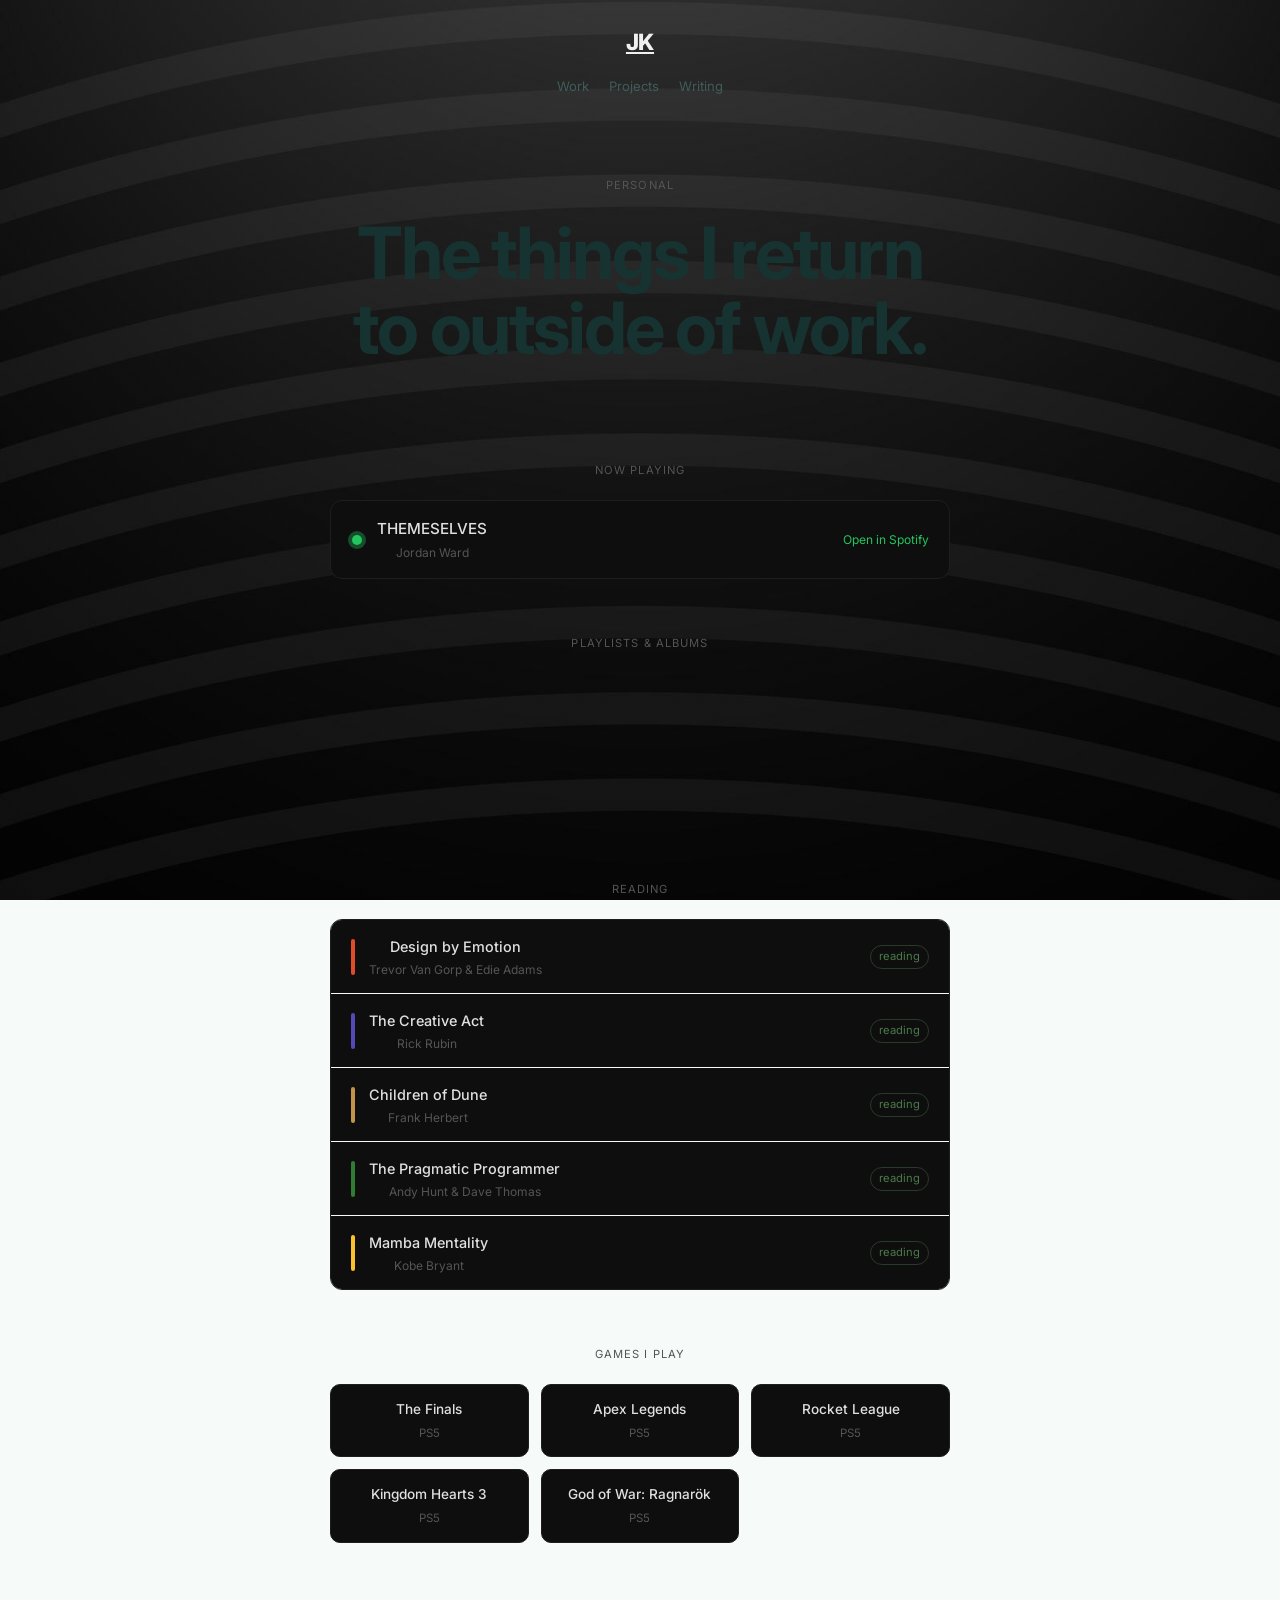
<file: personal.html>
<!DOCTYPE html>
<html lang="en">
<head>
  <meta charset="UTF-8" />
  <meta name="viewport" content="width=device-width, initial-scale=1.0" />
  <title>Personal — Jardel Kerr</title>
  <link rel="preconnect" href="https://fonts.googleapis.com" />
  <link href="https://fonts.googleapis.com/css2?family=Inter:wght@400;500;700;800&display=swap" rel="stylesheet" />
  <link rel="stylesheet" href="css/styles.css" />
</head>
<body>
  <main class="site page-shell">
    <header class="page-header"><a class="initials" href="index.html" aria-label="Jardel Kerr home">JK</a><nav class="page-nav" aria-label="Primary navigation"><a href="work.html">Work</a><a href="projects.html">Projects</a><a href="https://substack.com/@jardelkerr" target="_blank" rel="noopener">Writing</a></nav></header>
    <section class="page-intro"><p class="section-label">Personal</p><h1>The things I return to outside of work.</h1></section>
    <section class="page-section"><p class="section-label">Now playing</p><div class="now-playing"><div class="status-dot-wrap"><span class="status-dot"></span></div><div class="now-playing-info"><p class="now-playing-track">THEMESELVES</p><p class="now-playing-artist">Jordan Ward</p></div><a class="now-playing-link" href="https://open.spotify.com/track/3vzSGr8Anj3SLaMrp613Gm" target="_blank" rel="noopener">Open in Spotify</a></div></section>
    <section class="page-section"><p class="section-label">Playlists &amp; albums</p><div class="spotify-embeds"><iframe style="border-radius:12px" src="https://open.spotify.com/embed/playlist/6ijbMvFYRKqU6fIZLTjbtF?utm_source=generator" width="100%" height="152" frameborder="0" allow="clipboard-write; encrypted-media; fullscreen; picture-in-picture" loading="lazy" title="Spotify playlist"></iframe></div></section>
    <section class="page-section"><p class="section-label">Reading</p><div class="book-list"><div class="book-row"><div class="book-spine" style="background:#E04B2A"></div><div><p class="book-title">Design by Emotion</p><p class="book-author">Trevor Van Gorp &amp; Edie Adams</p></div><span class="book-status reading">reading</span></div><div class="book-row"><div class="book-spine" style="background:#534AB7"></div><div><p class="book-title">The Creative Act</p><p class="book-author">Rick Rubin</p></div><span class="book-status reading">reading</span></div><div class="book-row"><div class="book-spine" style="background:#C2944A"></div><div><p class="book-title">Children of Dune</p><p class="book-author">Frank Herbert</p></div><span class="book-status reading">reading</span></div><div class="book-row"><div class="book-spine" style="background:#2E7D32"></div><div><p class="book-title">The Pragmatic Programmer</p><p class="book-author">Andy Hunt &amp; Dave Thomas</p></div><span class="book-status reading">reading</span></div><div class="book-row"><div class="book-spine" style="background:#FBC02D"></div><div><p class="book-title">Mamba Mentality</p><p class="book-author">Kobe Bryant</p></div><span class="book-status reading">reading</span></div></div></section>
    <section class="page-section"><p class="section-label">Games I play</p><div class="games-grid"><div class="game-card"><p class="game-title">The Finals</p><p class="game-platform">PS5</p></div><div class="game-card"><p class="game-title">Apex Legends</p><p class="game-platform">PS5</p></div><div class="game-card"><p class="game-title">Rocket League</p><p class="game-platform">PS5</p></div><div class="game-card"><p class="game-title">Kingdom Hearts 3</p><p class="game-platform">PS5</p></div><div class="game-card"><p class="game-title">God of War: Ragnarök</p><p class="game-platform">PS5</p></div></div></section>
  </main>
</body>
</html>
</file>
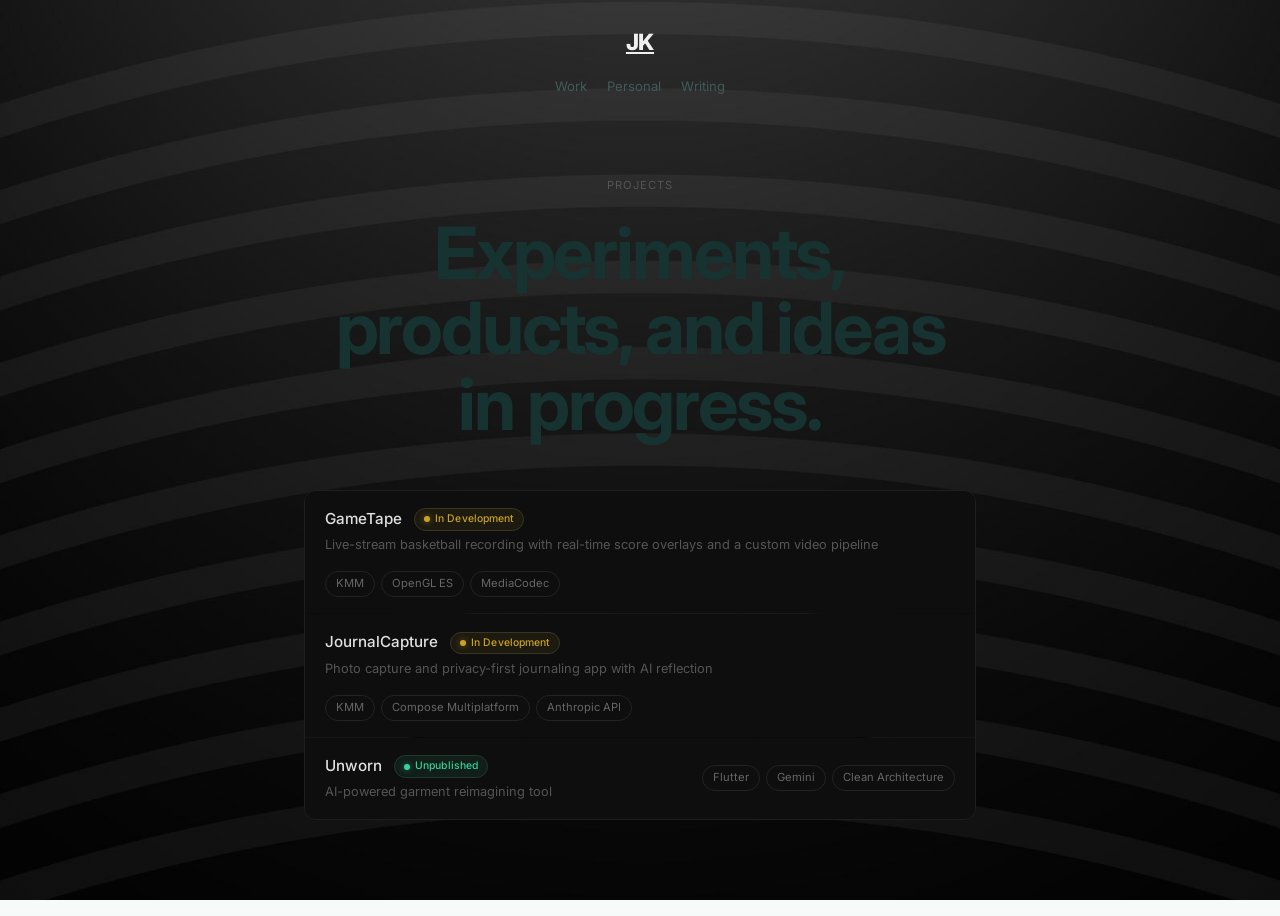
<file: projects.html>
<!DOCTYPE html>
<html lang="en">
<head>
  <meta charset="UTF-8" />
  <meta name="viewport" content="width=device-width, initial-scale=1.0" />
  <title>Projects — Jardel Kerr</title>
  <link rel="preconnect" href="https://fonts.googleapis.com" />
  <link href="https://fonts.googleapis.com/css2?family=Inter:wght@400;500;700;800&display=swap" rel="stylesheet" />
  <link rel="stylesheet" href="css/styles.css" />
</head>
<body>
  <main class="site page-shell">
    <header class="page-header"><a class="initials" href="index.html" aria-label="Jardel Kerr home">JK</a><nav class="page-nav" aria-label="Primary navigation"><a href="work.html">Work</a><a href="personal.html">Personal</a><a href="https://substack.com/@jardelkerr" target="_blank" rel="noopener">Writing</a></nav></header>
    <section class="page-intro"><p class="section-label">Projects</p><h1>Experiments, products, and ideas in progress.</h1></section>
    <div class="projects">
      <a class="project-row" href="projects/gametape.html"><div class="project-info"><span class="project-name">GameTape <span class="status-tag in-dev"><span class="status-dot-indicator"></span>In Development</span></span><span class="project-desc">Live-stream basketball recording with real-time score overlays and a custom video pipeline</span></div><div class="project-tags"><span class="tag">KMM</span><span class="tag">OpenGL ES</span><span class="tag">MediaCodec</span></div></a>
      <a class="project-row" href="projects/journalcapture.html"><div class="project-info"><span class="project-name">JournalCapture <span class="status-tag in-dev"><span class="status-dot-indicator"></span>In Development</span></span><span class="project-desc">Photo capture and privacy-first journaling app with AI reflection</span></div><div class="project-tags"><span class="tag">KMM</span><span class="tag">Compose Multiplatform</span><span class="tag">Anthropic API</span></div></a>
      <a class="project-row" href="projects/unworn.html"><div class="project-info"><span class="project-name">Unworn <span class="status-tag unpublished"><span class="status-dot-indicator"></span>Unpublished</span></span><span class="project-desc">AI-powered garment reimagining tool</span></div><div class="project-tags"><span class="tag">Flutter</span><span class="tag">Gemini</span><span class="tag">Clean Architecture</span></div></a>
    </div>
  </main>
</body>
</html>
</file>
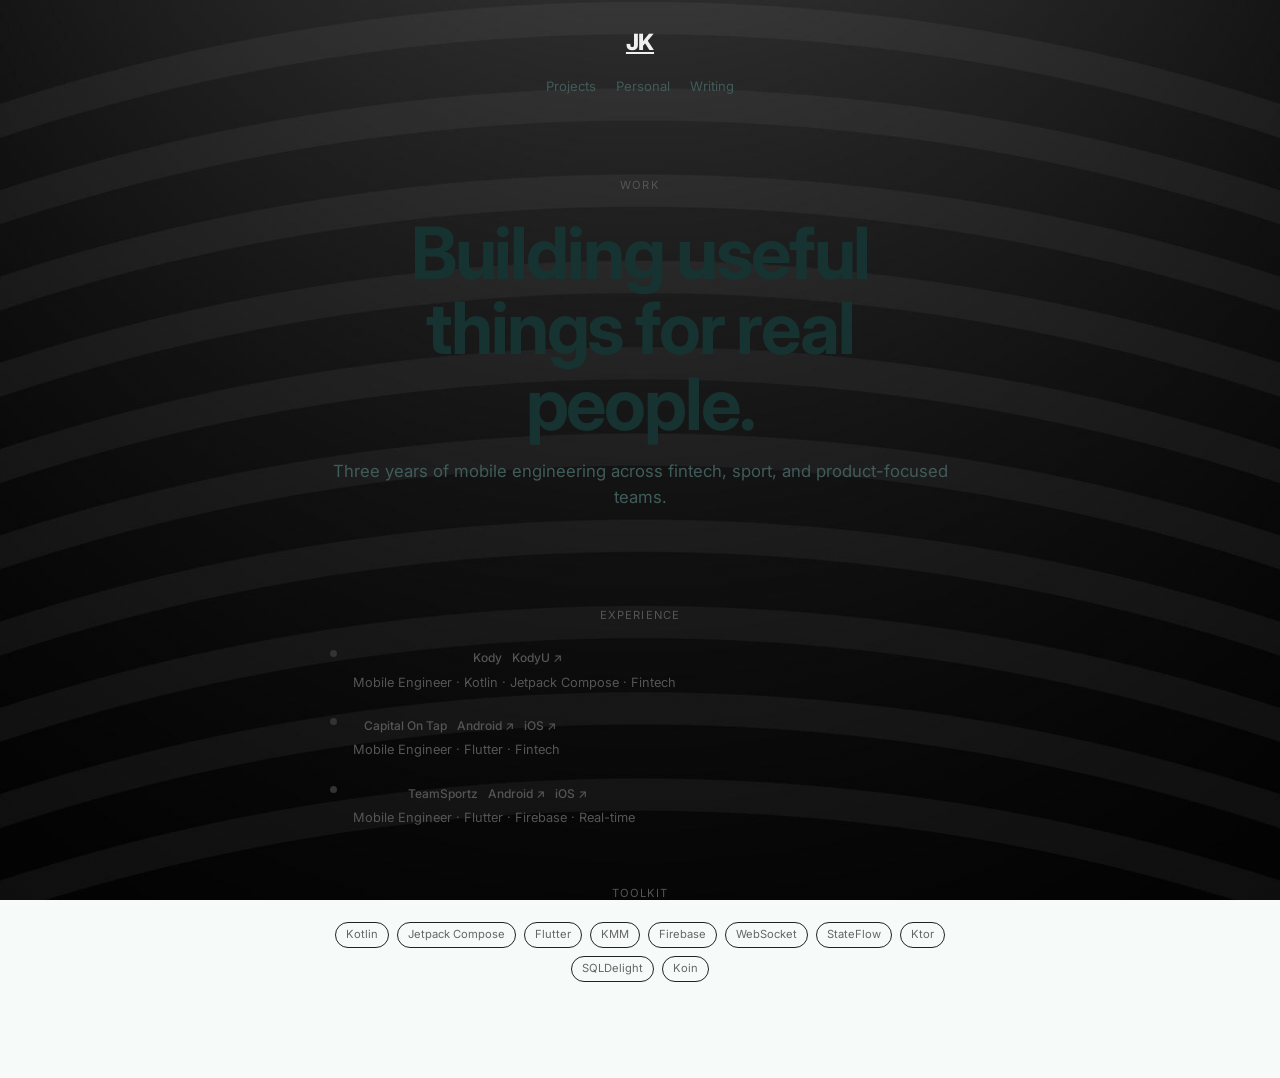
<file: work.html>
<!DOCTYPE html>
<html lang="en">
<head>
  <meta charset="UTF-8" />
  <meta name="viewport" content="width=device-width, initial-scale=1.0" />
  <title>Work — Jardel Kerr</title>
  <link rel="preconnect" href="https://fonts.googleapis.com" />
  <link href="https://fonts.googleapis.com/css2?family=Inter:wght@400;500;700;800&display=swap" rel="stylesheet" />
  <link rel="stylesheet" href="css/styles.css" />
</head>
<body>
  <main class="site page-shell">
    <header class="page-header"><a class="initials" href="index.html" aria-label="Jardel Kerr home">JK</a><nav class="page-nav" aria-label="Primary navigation"><a href="projects.html">Projects</a><a href="personal.html">Personal</a><a href="https://substack.com/@jardelkerr" target="_blank" rel="noopener">Writing</a></nav></header>
    <section class="page-intro"><p class="section-label">Work</p><h1>Building useful things for real people.</h1><p>Three years of mobile engineering across fintech, sport, and product-focused teams.</p></section>
    <section class="page-section" aria-labelledby="experience-heading">
      <p class="section-label" id="experience-heading">Experience</p>
      <div class="exp-list">
        <div class="exp-item"><div class="exp-dot"></div><div><p class="exp-company"><a class="exp-link" href="projects/kody.html">Kody</a> <a class="exp-link" href="https://play.google.com/store/apps/details?id=com.kody.kodyu" target="_blank" rel="noopener">KodyU ↗</a></p><p class="exp-role">Mobile Engineer · Kotlin · Jetpack Compose · Fintech</p></div></div>
        <div class="exp-item"><div class="exp-dot"></div><div><p class="exp-company"><a class="exp-link" href="projects/capitalontap.html">Capital On Tap</a> <a class="exp-link" href="https://play.google.com/store/apps/details?id=com.cot.app" target="_blank" rel="noopener">Android ↗</a> <a class="exp-link" href="https://apps.apple.com/gb/app/capital-on-tap/id1398201114" target="_blank" rel="noopener">iOS ↗</a></p><p class="exp-role">Mobile Engineer · Flutter · Fintech</p></div></div>
        <div class="exp-item"><div class="exp-dot"></div><div><p class="exp-company"><a class="exp-link" href="projects/teamsportz.html">TeamSportz</a> <a class="exp-link" href="https://play.google.com/store/apps/details?id=com.teamsportz.store" target="_blank" rel="noopener">Android ↗</a> <a class="exp-link" href="https://apps.apple.com/us/app/teamsportz-play/id1541456437" target="_blank" rel="noopener">iOS ↗</a></p><p class="exp-role">Mobile Engineer · Flutter · Firebase · Real-time</p></div></div>
      </div>
    </section>
    <section class="page-section" aria-labelledby="toolkit-heading"><p class="section-label" id="toolkit-heading">Toolkit</p><div class="toolkit"><span class="tag">Kotlin</span><span class="tag">Jetpack Compose</span><span class="tag">Flutter</span><span class="tag">KMM</span><span class="tag">Firebase</span><span class="tag">WebSocket</span><span class="tag">StateFlow</span><span class="tag">Ktor</span><span class="tag">SQLDelight</span><span class="tag">Koin</span></div></section>
  </main>
</body>
</html>
</file>
<file: css/styles.css>
*, *::before, *::after { box-sizing: border-box; margin: 0; padding: 0; }
:root {
  color-scheme: dark;
  --teal: #0f766e;
  --teal-text: #5eead4;
  --red: #e63946;
  --page: #0a0a0a;
  --surface: #0e0e0e;
  --surface-hover: #141414;
  --line: #242424;
  --text: #f0f0f0;
  --muted: #a5adad;
  --subtle: #7f8989;
}

@media (prefers-color-scheme: light) {
  :root {
    color-scheme: light;
    --page: #f6faf9;
    --surface: #ffffff;
    --surface-hover: #edf5f3;
    --line: #c4d7d4;
    --text: #173331;
    --muted: #405c59;
    --subtle: #56736f;
    --teal-text: #0f766e;
  }
}

body {
  font-family: 'Inter', sans-serif;
  background-color: var(--page);
  background-image: linear-gradient(rgba(10, 10, 10, 0.25), rgba(10, 10, 10, 0.25)), url('../images/magnific_other-a-dark-background-w_rg39F2Nxtc.png');
  background-position: center;
  background-size: cover;
  background-attachment: fixed;
  color: var(--text);
  line-height: 1.6;
}

.topbar {
  max-width: 720px;
  margin: 0 auto;
  display: flex;
  justify-content: space-between;
  align-items: center;
  padding: 1.5rem 1.5rem 0;
}

.site-notice {
  max-width: 720px;
  margin: 1rem auto 0;
  display: flex;
  align-items: center;
  gap: 0.6rem;
  padding: 0.8rem 1rem;
  border: 1px solid #3a3520;
  border-radius: 12px;
  background: rgba(201, 162, 39, 0.08);
  color: #d6b54a;
  font-size: 0.85rem;
}

.site-notice-dot {
  width: 8px;
  height: 8px;
  border-radius: 50%;
  flex-shrink: 0;
  background: #d6b54a;
  box-shadow: 0 0 8px rgba(214, 181, 74, 0.45);
}

.initials {
  font-size: 1.4rem;
  font-weight: 800;
  letter-spacing: -0.02em;
  color: #f0f0f0;
  user-select: none;
}

.music-btn {
  display: flex;
  align-items: center;
  gap: 8px;
  background: transparent;
  border: 1px solid #2a2a2a;
  color: #666;
  font-family: 'Inter', sans-serif;
  font-size: 0.8rem;
  padding: 6px 14px;
  border-radius: 999px;
  cursor: pointer;
  transition: all 0.2s;
}
.music-btn:hover { border-color: #555; color: #f0f0f0; }
.music-btn.playing { border-color: #f0f0f0; color: #f0f0f0; }

.bars { display: flex; align-items: flex-end; gap: 2px; height: 12px; }
.bar { width: 2px; background: #666; border-radius: 1px; transition: background 0.2s; }
.music-btn.playing .bar { background: #f0f0f0; animation: bounce 0.8s infinite; }
.music-btn.playing .bar:nth-child(2) { animation-delay: 0.15s; }
.music-btn.playing .bar:nth-child(3) { animation-delay: 0.3s; }
@keyframes bounce { 0%, 100% { height: 4px; } 50% { height: 12px; } }

.site {
  max-width: 720px;
  margin: 0 auto;
  padding: 3rem 1.5rem 6rem;
}

.home-page { min-height: 100svh; }
.home-hub {
  width: min(100% - 3rem, 1040px);
  min-height: 100svh;
  margin: 0 auto;
  display: flex;
  flex-direction: column;
}
.home-header {
  display: flex;
  flex-direction: column;
  align-items: center;
  gap: 1rem;
  padding: 1.5rem 0;
}
.home-nav { display: flex; gap: 1.25rem; flex-wrap: wrap; justify-content: center; }
.home-nav a {
  color: var(--muted);
  font-size: 0.82rem;
  text-decoration: none;
  transition: color 0.2s;
}
.home-nav a:hover, .home-nav a:focus-visible { color: var(--teal-text); }
.home-hero {
  width: min(100%, 620px);
  margin: auto;
  padding: 3rem 0 4rem;
  text-align: center;
}
.home-hero .hero-photo { margin: 0 auto 1.5rem; }
.home-hero .hero-subtitle { background: none; color: var(--teal-text); -webkit-text-fill-color: currentColor; }
.home-hero .hero-sub { color: var(--muted); margin-left: auto; margin-right: auto; text-align: center; }
.home-hero .socials { justify-content: center; margin-top: 1.75rem; }
.home-hero .socials a { color: var(--muted); border-color: var(--line); }
.home-hero .socials a:hover, .home-hero .socials a:focus-visible { color: var(--text); border-color: var(--teal-text); }

.page-shell { padding-top: 1.5rem; }
.page-header { display: flex; flex-direction: column; justify-content: center; align-items: center; gap: 1rem; text-align: center; }
.page-nav { display: flex; gap: 1.25rem; flex-wrap: wrap; justify-content: flex-end; }
.page-nav a { color: var(--muted); font-size: 0.82rem; text-decoration: none; }
.page-nav a:hover, .page-nav a:focus-visible { color: var(--teal-text); }
.page-intro { padding: 5rem 0 3rem; max-width: 620px; margin-left: auto; margin-right: auto; text-align: center; }
.page-intro h1 { font-size: clamp(2.4rem, 7vw, 4.5rem); line-height: 1.05; letter-spacing: -0.03em; }
.page-intro > p:last-child { color: var(--muted); font-size: 1.05rem; margin-top: 1rem; }
.page-section { max-width: 620px; margin: 3rem auto 0; text-align: center; }
.page-section + .page-section { margin-top: 3.5rem; }

.project-row, .now-playing, .book-row, .game-card, .tech-card, .status-card { background: var(--surface); }
.project-row:hover, .now-playing:hover, .book-row:hover, .game-card:hover, .tech-card:hover { background: var(--surface-hover); }
.project-name, .exp-company, .book-title, .game-title, .tech-name, .now-playing-track { color: var(--text); }
.project-desc, .exp-role, .book-author, .game-platform, .tech-desc, .now-playing-artist { color: var(--muted); }
.section-label { color: var(--subtle); }
.tag, .projects, .book-list, .now-playing, .game-card, .tech-card, .status-card { border-color: var(--line); }
.tag, .book-status { color: var(--muted); border-color: var(--line); }
.toolkit, .project-tags, .games-grid { justify-content: center; }
.now-playing-link { color: var(--teal-text); }
.now-playing-link:hover { color: var(--text); }
.exp-link { color: var(--subtle); }
.exp-link:hover { color: var(--teal-text); }
.status-tag.in-dev { border-color: #805c20; color: #f0c36a; background: rgba(230, 164, 62, 0.1); }
.status-tag.unpublished { border-color: #176052; color: #69d4c7; background: rgba(15, 118, 110, 0.12); }
.status-tag.in-dev .status-dot-indicator { background: #f0c36a; box-shadow: 0 0 6px rgba(240, 195, 106, 0.5); }
.status-tag.unpublished .status-dot-indicator { background: #69d4c7; box-shadow: 0 0 6px rgba(105, 212, 199, 0.5); }

@media (max-width: 600px) {
  .home-hub { width: min(100% - 2rem, 1040px); }
  .home-header { gap: 1rem; }
  .home-nav { gap: 0.65rem 1rem; }
  .home-hero { padding: 2rem 0 3rem; }
  .home-hero .hero-name { font-size: clamp(2.8rem, 13vw, 4.5rem); }
}

@media (max-width: 480px) {
  .page-header { align-items: center; }
  .page-nav { gap: 0.65rem 1rem; }
  .page-intro { padding: 3.5rem 0 2rem; }
  .page-intro h1 { font-size: 2.5rem; }
}

.hero { padding: 3.5rem 0 2.5rem; }

.hero-photo {
  width: 80px;
  height: 80px;
  border-radius: 50%;
  overflow: hidden;
  border: 2px solid #2a2a2a;
  margin-bottom: 2rem;
  background: #1e1e1e;
}
.hero-photo img { width: 100%; height: 100%; object-fit: cover; }

.hero-greeting { font-size: 1rem; color: #888; margin-bottom: 0.4rem; }

.hero-name {
  font-size: clamp(3.5rem, 12vw, 6rem);
  font-weight: 800;
  line-height: 1;
  letter-spacing: -0.03em;
}
.hero-name span { color: #555; }

.hero-subtitle {
  font-size: clamp(1rem, 3vw, 1.35rem);
  font-weight: 800;
  letter-spacing: -0.01em;
  margin-top: 0.5rem;
  background: linear-gradient(135deg, #a78bfa, #60a5fa, #34d399);
  -webkit-background-clip: text;
  -webkit-text-fill-color: transparent;
  background-clip: text;
}

.hero-sub { font-size: 1.05rem; color: #888; margin-top: 1.25rem; max-width: 480px; }

.socials { display: flex; gap: 0.75rem; margin-top: 2rem; flex-wrap: wrap; }
.socials a {
  font-size: 0.85rem;
  color: #666;
  text-decoration: none;
  border: 1px solid #2a2a2a;
  padding: 6px 16px;
  border-radius: 999px;
  transition: all 0.2s;
}
.socials a:hover { color: #f0f0f0; border-color: #666; }

.divider { border: none; border-top: 1px solid #1a1a1a; margin: 3rem 0; }

.section-label {
  font-size: 0.7rem;
  color: #555;
  letter-spacing: 0.1em;
  text-transform: uppercase;
  margin-bottom: 1.25rem;
}

.projects {
  display: flex;
  flex-direction: column;
  gap: 1px;
  border: 1px solid #1e1e1e;
  border-radius: 12px;
  overflow: hidden;
}
.project-row {
  display: flex;
  align-items: center;
  justify-content: space-between;
  gap: 1rem;
  padding: 1rem 1.25rem;
  background: #0e0e0e;
  transition: background 0.15s;
  flex-wrap: wrap;
  text-decoration: none;
  color: inherit;
  cursor: pointer;
}
.project-row:hover { background: #141414; }
.project-info { display: flex; flex-direction: column; gap: 4px; }
.project-name { font-size: 0.95rem; font-weight: 500; color: #e0e0e0; }
.project-desc { font-size: 0.8rem; color: #555; }
.project-tags { display: flex; gap: 6px; flex-wrap: wrap; }

.tag {
  font-size: 0.7rem;
  padding: 3px 10px;
  border-radius: 999px;
  border: 1px solid #222;
  color: #666;
}

/* Project status tags */
.status-tag {
  display: inline-flex;
  align-items: center;
  gap: 5px;
  font-size: 0.65rem;
  font-weight: 500;
  padding: 2px 9px;
  border-radius: 999px;
  margin-left: 8px;
  vertical-align: middle;
  letter-spacing: 0.01em;
}
.status-dot-indicator {
  width: 6px;
  height: 6px;
  border-radius: 50%;
  display: inline-block;
  flex-shrink: 0;
}
.status-tag.in-dev {
  border: 1px solid #3a3520;
  color: #c9a227;
  background: rgba(201, 162, 39, 0.08);
}
.status-tag.in-dev .status-dot-indicator {
  background: #c9a227;
  box-shadow: 0 0 6px rgba(201, 162, 39, 0.5);
}
.status-tag.unpublished {
  border: 1px solid #1e3a2e;
  color: #34d399;
  background: rgba(52, 211, 153, 0.08);
}
.status-tag.unpublished .status-dot-indicator {
  background: #34d399;
  box-shadow: 0 0 6px rgba(52, 211, 153, 0.5);
}

.spacer { margin-top: 2.5rem; }

.toggle-row { display: flex; gap: 8px; margin-bottom: 2.5rem; flex-wrap: wrap; }
.toggle-btn {
  font-size: 0.85rem;
  font-family: 'Inter', sans-serif;
  padding: 6px 18px;
  border-radius: 999px;
  border: 1px solid #2a2a2a;
  background: transparent;
  color: #666;
  cursor: pointer;
  transition: all 0.2s;
}
.toggle-btn.active {
  background: #f0f0f0;
  color: #0a0a0a;
  border-color: #f0f0f0;
  font-weight: 600;
}

.exp-list { display: flex; flex-direction: column; gap: 1.25rem; }
.exp-item { display: flex; gap: 1rem; align-items: flex-start; }
.exp-dot { width: 7px; height: 7px; border-radius: 50%; background: #333; margin-top: 5px; flex-shrink: 0; }
.exp-company { font-size: 0.95rem; font-weight: 500; color: #e0e0e0; }
.exp-link {
  font-size: 0.75rem;
  font-weight: 500;
  color: #555;
  text-decoration: none;
  margin-left: 6px;
  transition: color 0.2s;
}
.exp-link:hover { color: #f0f0f0; }
.exp-role { font-size: 0.8rem; color: #555; margin-top: 3px; }

.toolkit { display: flex; flex-wrap: wrap; gap: 8px; }

/* Now playing */
.now-playing {
  display: flex;
  align-items: center;
  gap: 14px;
  padding: 1rem 1.25rem;
  background: #0e0e0e;
  border: 1px solid #1e1e1e;
  border-radius: 12px;
  transition: background 0.15s;
}
.now-playing:hover { background: #141414; }

.status-dot-wrap {
  position: relative;
  width: 12px;
  height: 12px;
  flex-shrink: 0;
}
.status-dot {
  display: block;
  width: 10px;
  height: 10px;
  border-radius: 50%;
  background: #22c55e;
  position: absolute;
  top: 1px;
  left: 1px;
}
.status-dot::before {
  content: '';
  position: absolute;
  inset: -4px;
  border-radius: 50%;
  background: rgba(34, 197, 94, 0.35);
  animation: pulse-ring 1.8s cubic-bezier(0.4, 0, 0.6, 1) infinite;
}
@keyframes pulse-ring {
  0%   { transform: scale(0.8); opacity: 1; }
  70%  { transform: scale(1.7); opacity: 0; }
  100% { transform: scale(0.8); opacity: 0; }
}

.now-playing-track { font-size: 0.95rem; font-weight: 500; color: #e0e0e0; }
.now-playing-artist { font-size: 0.75rem; color: #555; margin-top: 2px; }
.now-playing-link {
  margin-left: auto;
  font-size: 0.75rem;
  color: #22c55e;
  text-decoration: none;
  white-space: nowrap;
  transition: color 0.2s;
}
.now-playing-link:hover { color: #4ade80; }

.section-hint { font-size: 0.8rem; color: #444; margin-bottom: 1rem; }
.spotify-embeds { display: flex; flex-direction: column; gap: 12px; }

.book-list {
  display: flex;
  flex-direction: column;
  gap: 1px;
  border: 1px solid #1e1e1e;
  border-radius: 12px;
  overflow: hidden;
}
.book-row {
  display: flex;
  align-items: center;
  gap: 14px;
  padding: 0.9rem 1.25rem;
  background: #0e0e0e;
  transition: background 0.15s;
}
.book-row:hover { background: #141414; }
.book-spine { width: 4px; height: 36px; border-radius: 2px; flex-shrink: 0; }
.book-title { font-size: 0.9rem; font-weight: 500; color: #e0e0e0; }
.book-author { font-size: 0.75rem; color: #555; margin-top: 2px; }
.book-status {
  font-size: 0.7rem;
  padding: 2px 8px;
  border-radius: 999px;
  border: 1px solid #222;
  color: #555;
  margin-left: auto;
  white-space: nowrap;
}
.book-status.reading { border-color: #2a3a2a; color: #4a7a4a; }

.games-grid { display: grid; grid-template-columns: repeat(auto-fill, minmax(150px, 1fr)); gap: 12px; }
.game-card {
  background: #0e0e0e;
  border: 1px solid #1e1e1e;
  border-radius: 10px;
  padding: 14px;
  transition: background 0.15s;
}
.game-card:hover { background: #141414; }
.game-title { font-size: 0.85rem; font-weight: 500; color: #e0e0e0; }
.game-platform { font-size: 0.72rem; color: #555; margin-top: 3px; }

.footer {
  padding: 5rem 0 3rem;
  text-align: center;
  max-width: 520px;
  margin: 0 auto;
}
.footer-heading {
  font-size: 1.6rem;
  font-weight: 700;
  color: #f0f0f0;
  margin-bottom: 1rem;
}
.footer-body {
  font-size: 0.95rem;
  color: #888;
  line-height: 1.7;
  margin-bottom: 2rem;
}
.footer-contact-label {
  font-size: 0.7rem;
  color: #555;
  letter-spacing: 0.1em;
  text-transform: uppercase;
  margin-bottom: 1rem;
}
.footer-icons {
  display: flex;
  justify-content: center;
  gap: 1.25rem;
  margin-bottom: 3rem;
}
.footer-icons a {
  color: #666;
  transition: color 0.2s;
}
.footer-icons a:hover {
  color: #f0f0f0;
}
.footer-icons svg {
  display: block;
}
.footer-copy { font-size: 0.75rem; color: #333; margin-top: 2rem; }

.hidden { display: none; }

/* Floating bottom nav */
.floating-nav {
  position: fixed;
  bottom: 1.5rem;
  left: 50%;
  transform: translateX(-50%);
  display: flex;
  align-items: center;
  gap: 4px;
  padding: 5px;
  background: rgba(14, 14, 14, 0.85);
  backdrop-filter: blur(16px);
  -webkit-backdrop-filter: blur(16px);
  border: 1px solid #1e1e1e;
  border-radius: 999px;
  z-index: 100;
  box-shadow: 0 8px 32px rgba(0, 0, 0, 0.5), 0 0 0 1px rgba(255, 255, 255, 0.03);
}

.nav-pill {
  position: relative;
  font-family: 'Inter', sans-serif;
  font-size: 0.82rem;
  font-weight: 500;
  padding: 8px 20px;
  border: none;
  border-radius: 999px;
  background: transparent;
  color: #666;
  cursor: pointer;
  transition: color 0.25s ease;
  z-index: 2;
  white-space: nowrap;
}

.nav-pill:hover {
  color: #aaa;
}

.nav-pill.active {
  color: #0a0a0a;
}

.nav-slider {
  position: absolute;
  height: calc(100% - 10px);
  top: 5px;
  border-radius: 999px;
  background: #f0f0f0;
  transition: left 0.3s cubic-bezier(0.4, 0, 0.2, 1), width 0.3s cubic-bezier(0.4, 0, 0.2, 1);
  z-index: 1;
}

@media (max-width: 480px) {
  .project-row { flex-direction: column; align-items: flex-start; }
  .floating-nav {
    bottom: 1rem;
    gap: 2px;
    padding: 4px;
  }
  .nav-pill {
    font-size: 0.75rem;
    padding: 7px 14px;
  }
}
</file>
